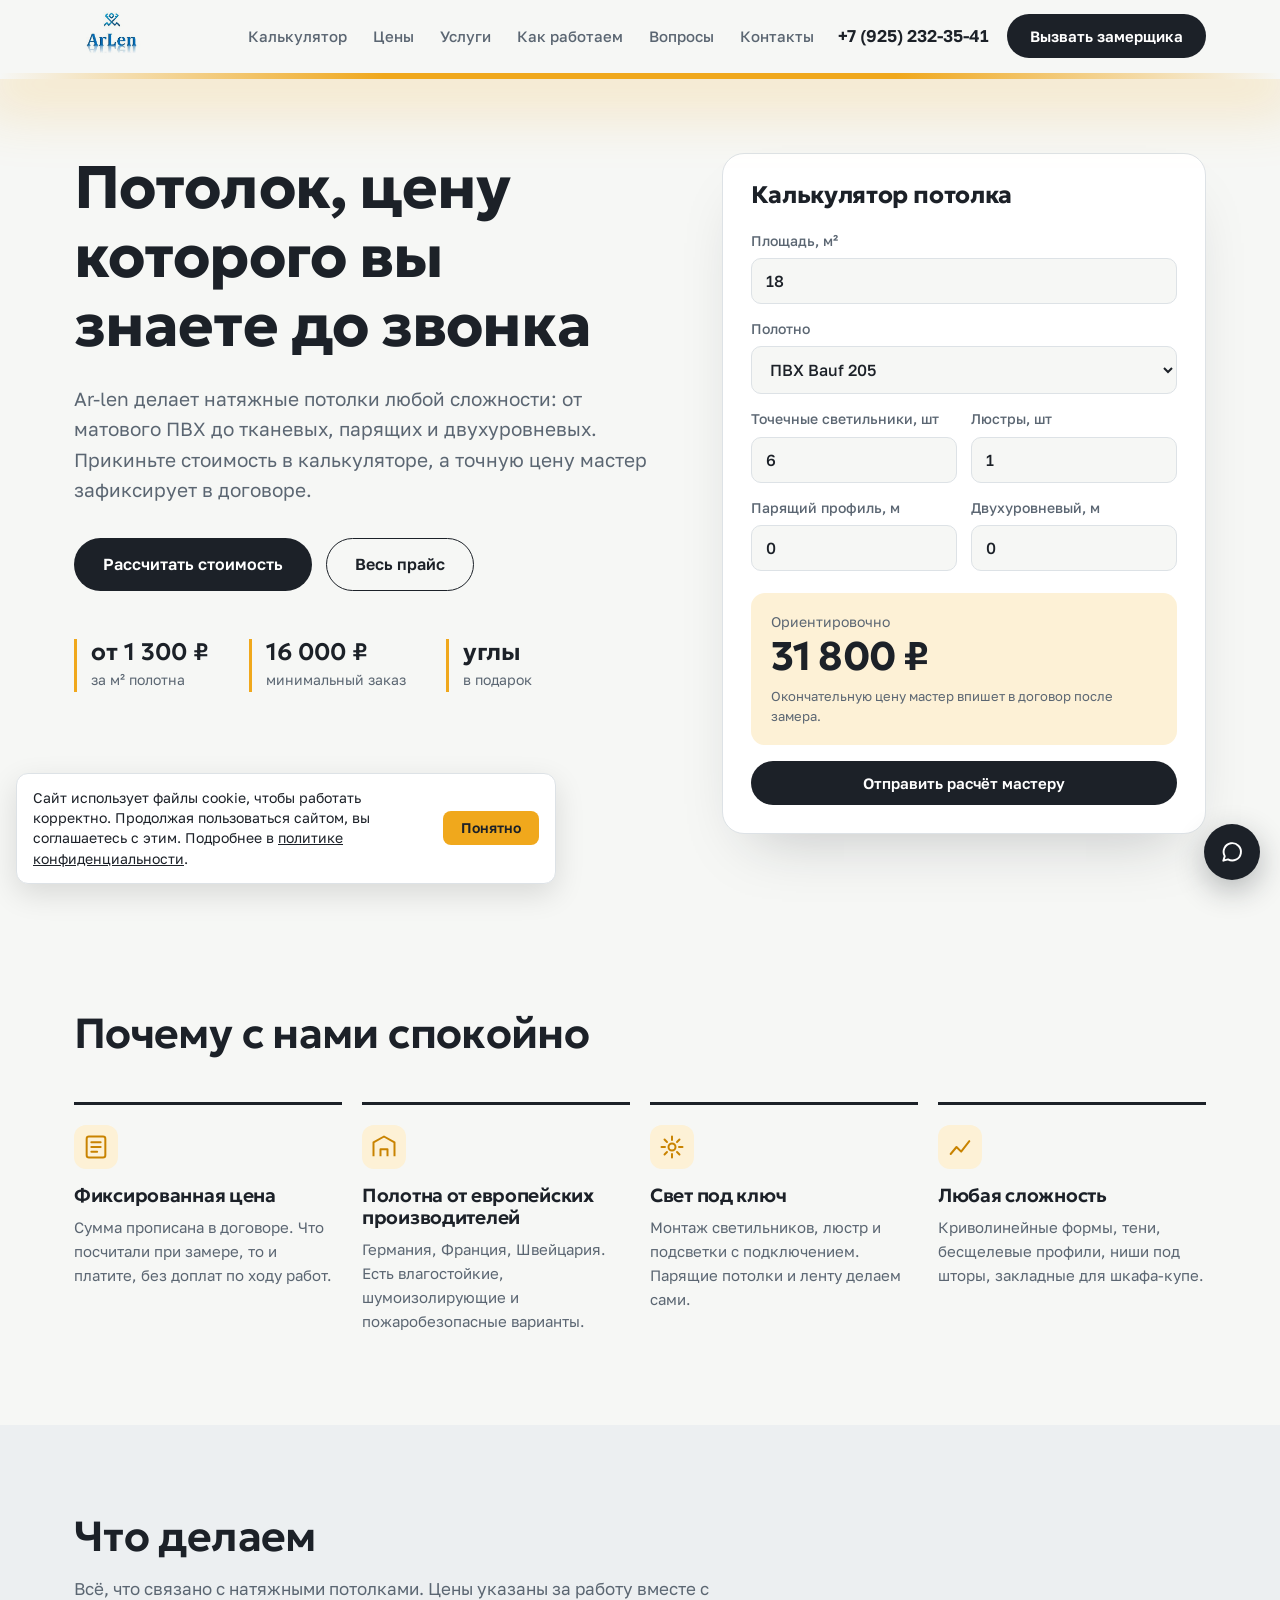
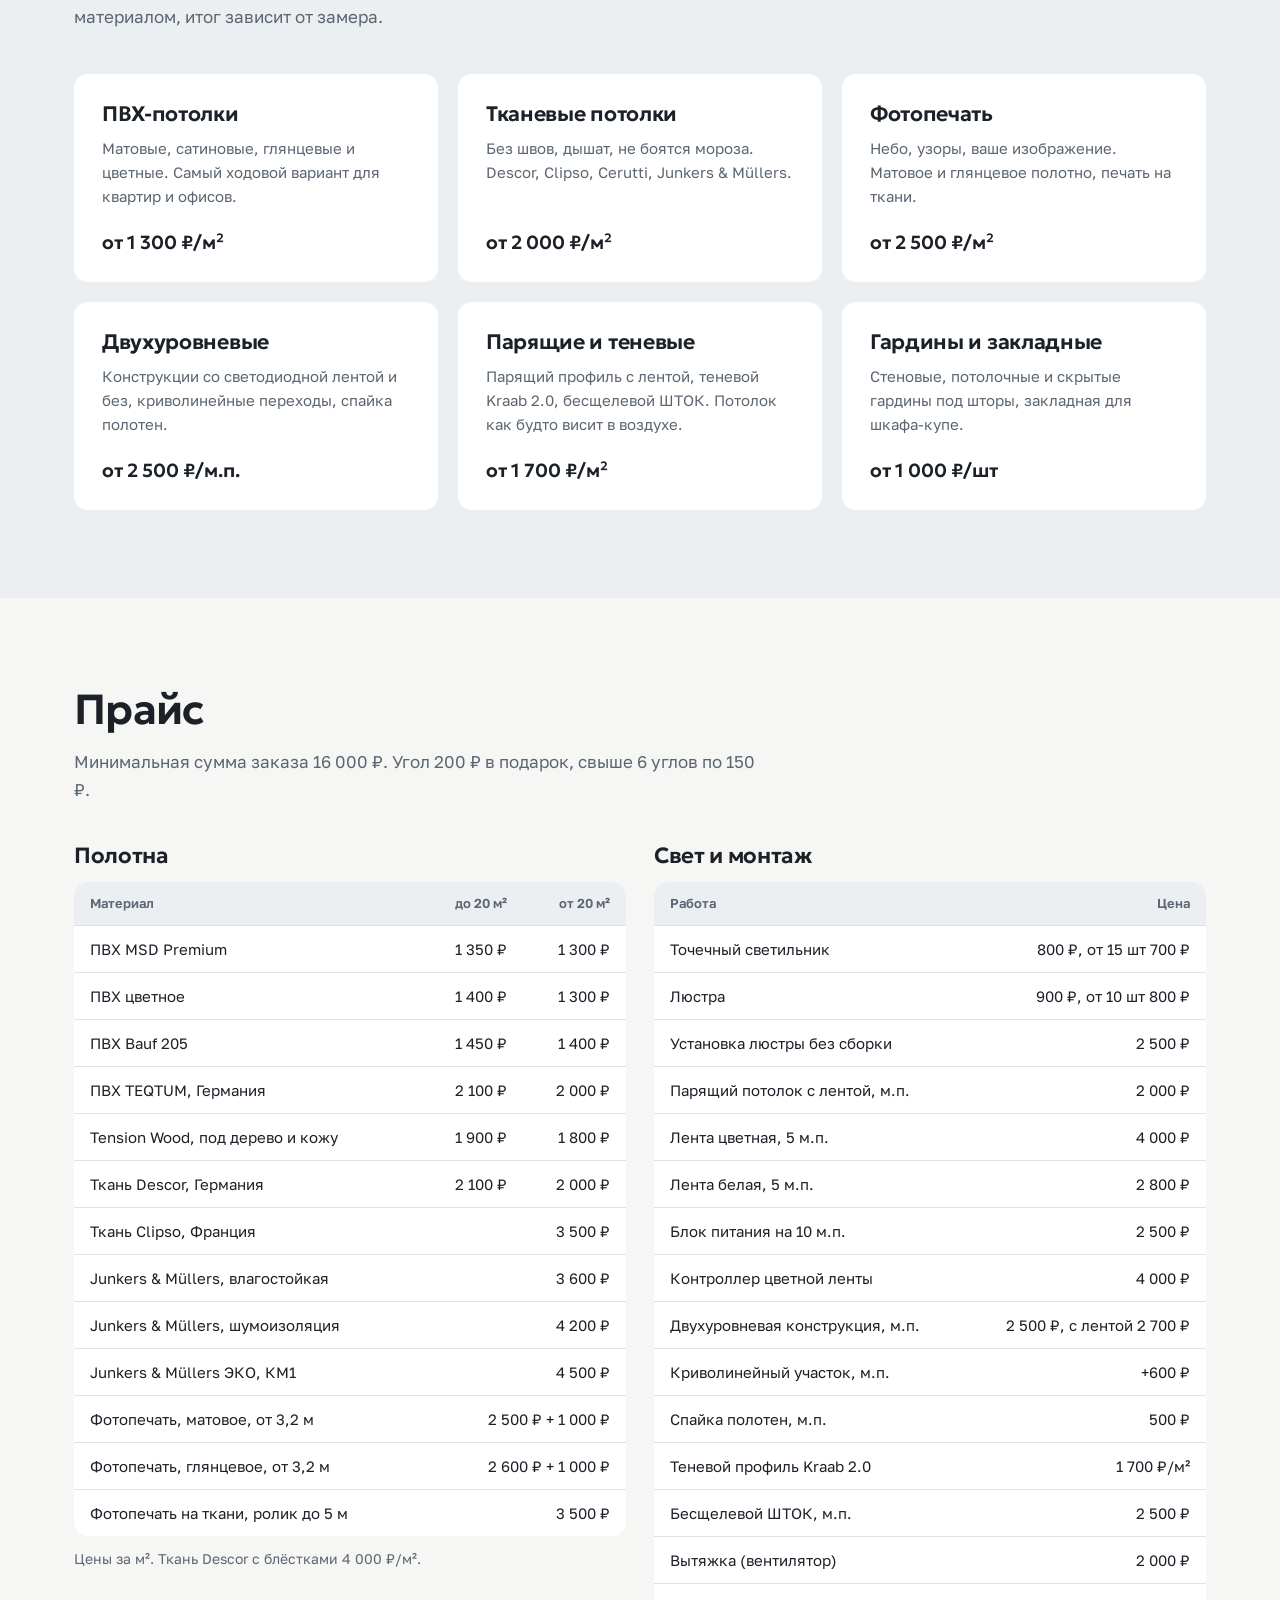
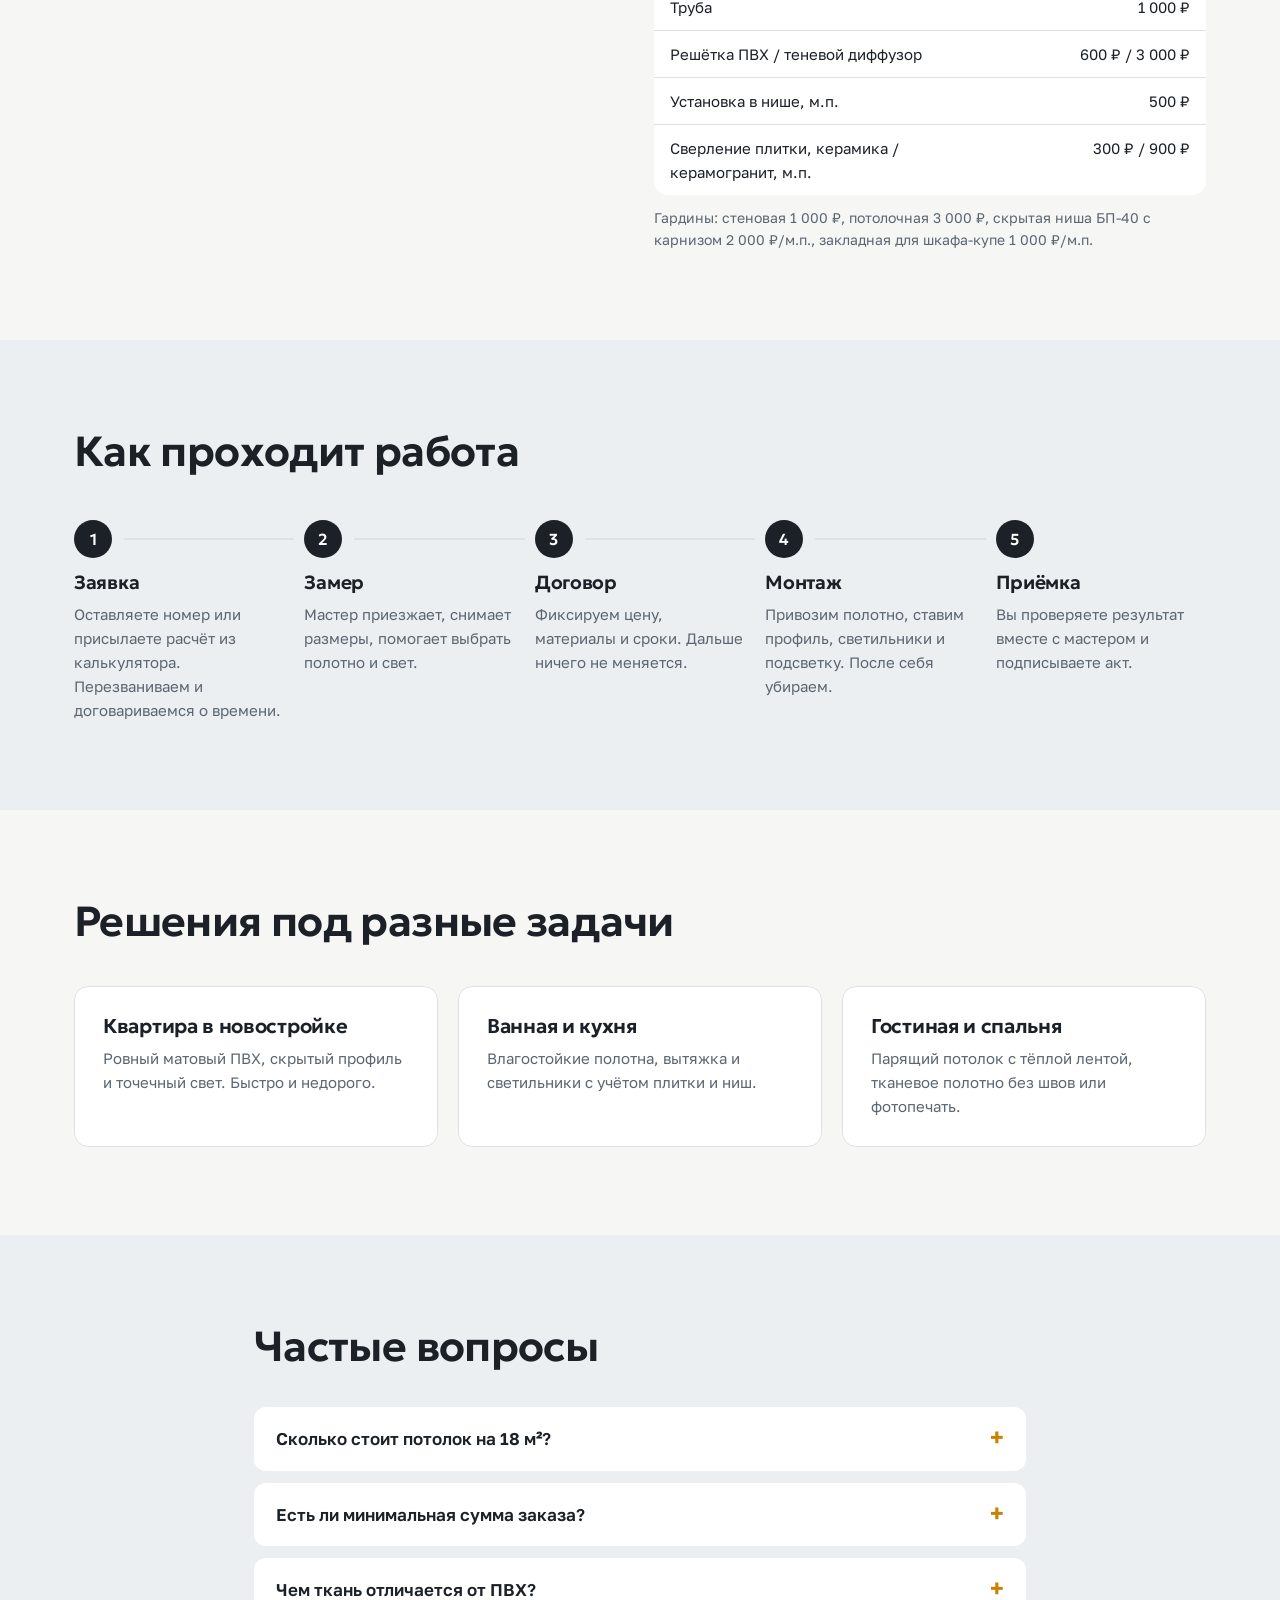
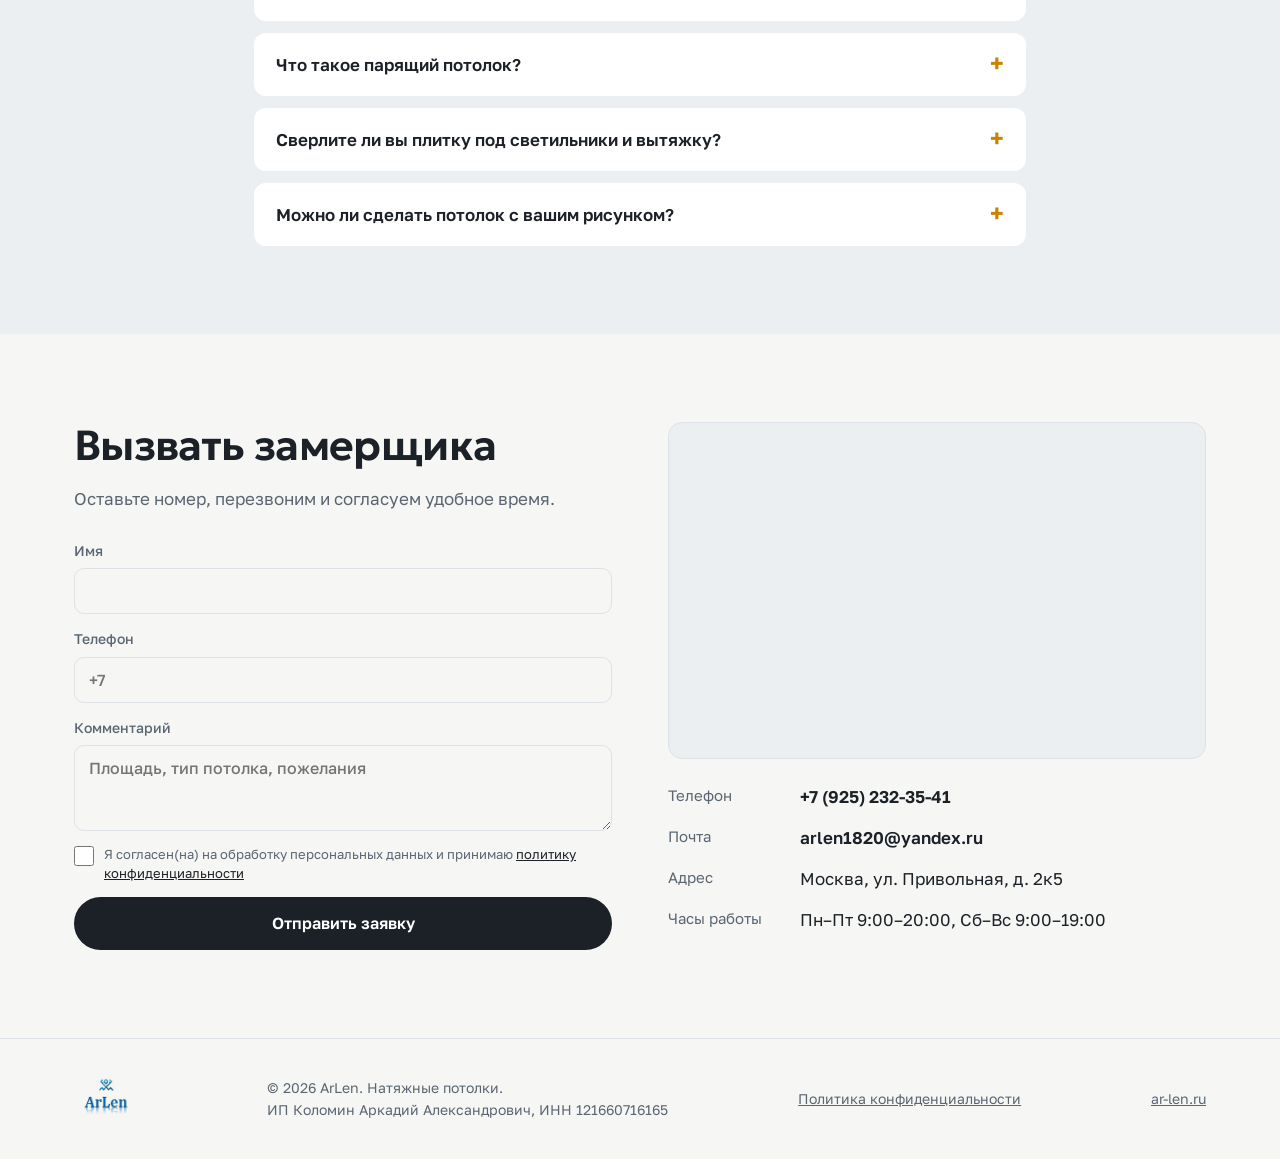
<file: index.html>
<!DOCTYPE html>
<html lang="ru">
<head>
<meta charset="UTF-8">
<meta name="viewport" content="width=device-width, initial-scale=1.0">
<title>ArLen: натяжные потолки в Москве, расчёт цены онлайн</title>
<meta name="description" content="Натяжные потолки в Москве: ПВХ, тканевые, парящие, фотопечать. Цена от 1 300 ₽/м², калькулятор на сайте, цена фиксируется в договоре.">
<meta name="robots" content="index, follow">
<link rel="canonical" href="https://murzzsite.github.io/arlen-potolki/">
<meta property="og:type" content="website">
<meta property="og:locale" content="ru_RU">
<meta property="og:site_name" content="ArLen">
<meta property="og:title" content="ArLen: натяжные потолки в Москве, расчёт цены онлайн">
<meta property="og:description" content="Натяжные потолки в Москве: ПВХ, тканевые, парящие, фотопечать. Цена от 1 300 ₽/м², калькулятор на сайте, цена фиксируется в договоре.">
<meta property="og:url" content="https://murzzsite.github.io/arlen-potolki/">
<meta property="og:image" content="https://murzzsite.github.io/arlen-potolki/img/logo.jpg">
<meta name="twitter:card" content="summary">
<meta name="twitter:title" content="ArLen: натяжные потолки в Москве, расчёт цены онлайн">
<meta name="twitter:description" content="Натяжные потолки в Москве: ПВХ, тканевые, парящие, фотопечать. Цена от 1 300 ₽/м², калькулятор на сайте, цена фиксируется в договоре.">
<script type="application/ld+json">{"@context":"https://schema.org","@graph":[{"@type":"WebSite","@id":"https://murzzsite.github.io/arlen-potolki/#website","url":"https://murzzsite.github.io/arlen-potolki/","name":"ArLen","inLanguage":"ru-RU"},{"@type":"HomeAndConstructionBusiness","@id":"https://murzzsite.github.io/arlen-potolki/#business","name":"ArLen","legalName":"ИП Коломин Аркадий Александрович","taxID":"121660716165","description":"Натяжные потолки любой сложности: ПВХ, тканевые, фотопечать, парящие и двухуровневые.","url":"https://murzzsite.github.io/arlen-potolki/","logo":"https://murzzsite.github.io/arlen-potolki/img/logo.jpg","image":"https://murzzsite.github.io/arlen-potolki/img/logo.jpg","telephone":"+7 925 232-35-41","email":"arlen1820@yandex.ru","address":{"@type":"PostalAddress","streetAddress":"ул. Привольная, д. 2к5","addressLocality":"Москва","addressCountry":"RU"},"geo":{"@type":"GeoCoordinates","latitude":55.703352,"longitude":37.839785},"openingHoursSpecification":[{"@type":"OpeningHoursSpecification","dayOfWeek":["Monday","Tuesday","Wednesday","Thursday","Friday"],"opens":"09:00","closes":"20:00"},{"@type":"OpeningHoursSpecification","dayOfWeek":["Saturday","Sunday"],"opens":"09:00","closes":"19:00"}]}]}</script>
<link rel="preconnect" href="https://fonts.googleapis.com">
<link rel="preconnect" href="https://fonts.gstatic.com" crossorigin>
<link href="https://fonts.googleapis.com/css2?family=Geologica:wght@400;500;600;700&family=Golos+Text:wght@400;500;600&display=swap" rel="stylesheet">
<link rel="stylesheet" href="styles.css">
</head>
<body>

<header class="header" id="header">
  <div class="container header__inner">
    <a href="#top" class="logo" aria-label="ArLen — на главную"><img src="img/logo.jpg" alt="ArLen — натяжные потолки"></a>
    <nav class="nav" id="nav">
      <a href="#calc">Калькулятор</a>
      <a href="#prices">Цены</a>
      <a href="#services">Услуги</a>
      <a href="#process">Как работаем</a>
      <a href="#faq">Вопросы</a>
      <a href="#contact">Контакты</a>
    </nav>
    <div class="header__actions">
      <a href="tel:+79252323541" class="header__phone">+7 (925) 232-35-41</a>
      <a href="#contact" class="btn btn--primary">Вызвать замерщика</a>
      <button class="burger" id="burger" aria-label="Меню" aria-expanded="false"><span></span><span></span><span></span></button>
    </div>
  </div>
</header>

<main>

<!-- HERO + КАЛЬКУЛЯТОР -->
<section class="hero" id="top">
  <div class="container hero__inner">
    <div class="hero__text">
      <h1>Потолок, цену которого вы знаете до звонка</h1>
      <p class="hero__lead">Ar-len делает натяжные потолки любой сложности: от матового ПВХ до тканевых, парящих и двухуровневых. Прикиньте стоимость в калькуляторе, а точную цену мастер зафиксирует в договоре.</p>
      <div class="hero__cta">
        <a href="#calc" class="btn btn--primary btn--lg">Рассчитать стоимость</a>
        <a href="#prices" class="btn btn--ghost btn--lg">Весь прайс</a>
      </div>
      <ul class="facts">
        <li><b>от 1 300 ₽</b><span>за м² полотна</span></li>
        <li><b>16 000 ₽</b><span>минимальный заказ</span></li>
        <li><b>углы</b><span>в подарок</span></li>
      </ul>
    </div>

    <div class="calc" id="calc">
      <h2 class="calc__title">Калькулятор потолка</h2>
      <form class="calc__form" id="calcForm" novalidate>
        <label class="field">
          <span>Площадь, м²</span>
          <input type="number" id="cArea" min="1" max="500" step="0.5" value="18" inputmode="decimal">
        </label>
        <label class="field">
          <span>Полотно</span>
          <select id="cMat">
            <option value="msd">ПВХ MSD Premium</option>
            <option value="bauf" selected>ПВХ Bauf 205</option>
            <option value="color">ПВХ цветное</option>
            <option value="teqtum">ПВХ TEQTUM (Германия)</option>
            <option value="descor">Ткань Descor (Германия)</option>
            <option value="clipso">Ткань Clipso (Франция)</option>
          </select>
        </label>
        <div class="calc__row">
          <label class="field">
            <span>Точечные светильники, шт</span>
            <input type="number" id="cSpots" min="0" max="100" value="6" inputmode="numeric">
          </label>
          <label class="field">
            <span>Люстры, шт</span>
            <input type="number" id="cChand" min="0" max="20" value="1" inputmode="numeric">
          </label>
        </div>
        <div class="calc__row">
          <label class="field">
            <span>Парящий профиль, м</span>
            <input type="number" id="cFloat" min="0" max="200" step="0.5" value="0" inputmode="decimal">
          </label>
          <label class="field">
            <span>Двухуровневый, м</span>
            <input type="number" id="cTwo" min="0" max="200" step="0.5" value="0" inputmode="decimal">
          </label>
        </div>
      </form>
      <div class="calc__result" aria-live="polite">
        <div>
          <span class="calc__label">Ориентировочно</span>
          <strong id="cTotal">0 ₽</strong>
        </div>
        <p id="cNote" class="calc__note"></p>
      </div>
      <a href="#contact" class="btn btn--primary btn--block" id="cSend">Отправить расчёт мастеру</a>
    </div>
  </div>
</section>

<!-- ПРЕИМУЩЕСТВА -->
<section class="section" id="advantages">
  <div class="container">
    <h2 class="section__title">Почему с нами спокойно</h2>
    <div class="adv-grid">
      <article class="adv">
        <div class="adv__icon"><svg width="28" height="28" viewBox="0 0 24 24" fill="none"><rect x="4" y="3" width="16" height="18" rx="2" stroke="currentColor" stroke-width="1.7"/><path d="M8 8h8M8 12h8M8 16h5" stroke="currentColor" stroke-width="1.7" stroke-linecap="round"/></svg></div>
        <h3>Фиксированная цена</h3>
        <p>Сумма прописана в договоре. Что посчитали при замере, то и платите, без доплат по ходу работ.</p>
      </article>
      <article class="adv">
        <div class="adv__icon"><svg width="28" height="28" viewBox="0 0 24 24" fill="none"><path d="M3 20V8l9-5 9 5v12" stroke="currentColor" stroke-width="1.7" stroke-linejoin="round"/><path d="M9 20v-6h6v6" stroke="currentColor" stroke-width="1.7" stroke-linejoin="round"/></svg></div>
        <h3>Полотна от европейских производителей</h3>
        <p>Германия, Франция, Швейцария. Есть влагостойкие, шумоизолирующие и пожаробезопасные варианты.</p>
      </article>
      <article class="adv">
        <div class="adv__icon"><svg width="28" height="28" viewBox="0 0 24 24" fill="none"><circle cx="12" cy="12" r="3" stroke="currentColor" stroke-width="1.7"/><path d="M12 3v3M12 18v3M3 12h3M18 12h3M5.6 5.6l2.1 2.1M16.3 16.3l2.1 2.1M18.4 5.6l-2.1 2.1M7.7 16.3l-2.1 2.1" stroke="currentColor" stroke-width="1.7" stroke-linecap="round"/></svg></div>
        <h3>Свет под ключ</h3>
        <p>Монтаж светильников, люстр и подсветки с подключением. Парящие потолки и ленту делаем сами.</p>
      </article>
      <article class="adv">
        <div class="adv__icon"><svg width="28" height="28" viewBox="0 0 24 24" fill="none"><path d="M4 18l5-6 4 4 7-9" stroke="currentColor" stroke-width="1.7" stroke-linecap="round" stroke-linejoin="round"/></svg></div>
        <h3>Любая сложность</h3>
        <p>Криволинейные формы, тени, бесщелевые профили, ниши под шторы, закладные для шкафа-купе.</p>
      </article>
    </div>
  </div>
</section>

<!-- УСЛУГИ -->
<section class="section section--tint" id="services">
  <div class="container">
    <h2 class="section__title">Что делаем</h2>
    <p class="section__lead">Всё, что связано с натяжными потолками. Цены указаны за работу вместе с материалом, итог зависит от замера.</p>
    <div class="srv-grid">
      <article class="srv">
        <h3>ПВХ-потолки</h3>
        <p>Матовые, сатиновые, глянцевые и цветные. Самый ходовой вариант для квартир и офисов.</p>
        <p class="srv__price">от 1 300 ₽/м²</p>
      </article>
      <article class="srv">
        <h3>Тканевые потолки</h3>
        <p>Без швов, дышат, не боятся мороза. Descor, Clipso, Cerutti, Junkers &amp; Müllers.</p>
        <p class="srv__price">от 2 000 ₽/м²</p>
      </article>
      <article class="srv">
        <h3>Фотопечать</h3>
        <p>Небо, узоры, ваше изображение. Матовое и глянцевое полотно, печать на ткани.</p>
        <p class="srv__price">от 2 500 ₽/м²</p>
      </article>
      <article class="srv">
        <h3>Двухуровневые</h3>
        <p>Конструкции со светодиодной лентой и без, криволинейные переходы, спайка полотен.</p>
        <p class="srv__price">от 2 500 ₽/м.п.</p>
      </article>
      <article class="srv">
        <h3>Парящие и теневые</h3>
        <p>Парящий профиль с лентой, теневой Kraab 2.0, бесщелевой ШТОК. Потолок как будто висит в воздухе.</p>
        <p class="srv__price">от 1 700 ₽/м²</p>
      </article>
      <article class="srv">
        <h3>Гардины и закладные</h3>
        <p>Стеновые, потолочные и скрытые гардины под шторы, закладная для шкафа-купе.</p>
        <p class="srv__price">от 1 000 ₽/шт</p>
      </article>
    </div>
  </div>
</section>

<!-- ПРАЙС -->
<section class="section" id="prices">
  <div class="container">
    <h2 class="section__title">Прайс</h2>
    <p class="section__lead">Минимальная сумма заказа 16 000 ₽. Угол 200 ₽ в подарок, свыше 6 углов по 150 ₽.</p>

    <div class="price-cols">
      <div class="price-box">
        <h3>Полотна</h3>
        <table class="price">
          <thead><tr><th>Материал</th><th>до 20 м²</th><th>от 20 м²</th></tr></thead>
          <tbody>
            <tr><td>ПВХ MSD Premium</td><td>1 350 ₽</td><td>1 300 ₽</td></tr>
            <tr><td>ПВХ цветное</td><td>1 400 ₽</td><td>1 300 ₽</td></tr>
            <tr><td>ПВХ Bauf 205</td><td>1 450 ₽</td><td>1 400 ₽</td></tr>
            <tr><td>ПВХ TEQTUM, Германия</td><td>2 100 ₽</td><td>2 000 ₽</td></tr>
            <tr><td>Tension Wood, под дерево и кожу</td><td>1 900 ₽</td><td>1 800 ₽</td></tr>
            <tr><td>Ткань Descor, Германия</td><td>2 100 ₽</td><td>2 000 ₽</td></tr>
            <tr><td>Ткань Clipso, Франция</td><td colspan="2">3 500 ₽</td></tr>
            <tr><td>Junkers &amp; Müllers, влагостойкая</td><td colspan="2">3 600 ₽</td></tr>
            <tr><td>Junkers &amp; Müllers, шумоизоляция</td><td colspan="2">4 200 ₽</td></tr>
            <tr><td>Junkers &amp; Müllers ЭКО, КМ1</td><td colspan="2">4 500 ₽</td></tr>
            <tr><td>Фотопечать, матовое, от 3,2 м</td><td colspan="2">2 500 ₽ + 1 000 ₽</td></tr>
            <tr><td>Фотопечать, глянцевое, от 3,2 м</td><td colspan="2">2 600 ₽ + 1 000 ₽</td></tr>
            <tr><td>Фотопечать на ткани, ролик до 5 м</td><td colspan="2">3 500 ₽</td></tr>
          </tbody>
        </table>
        <p class="price__note">Цены за м². Ткань Descor с блёстками 4 000 ₽/м².</p>
      </div>

      <div class="price-box">
        <h3>Свет и монтаж</h3>
        <table class="price">
          <thead><tr><th>Работа</th><th>Цена</th></tr></thead>
          <tbody>
            <tr><td>Точечный светильник</td><td>800 ₽, от 15 шт 700 ₽</td></tr>
            <tr><td>Люстра</td><td>900 ₽, от 10 шт 800 ₽</td></tr>
            <tr><td>Установка люстры без сборки</td><td>2 500 ₽</td></tr>
            <tr><td>Парящий потолок с лентой, м.п.</td><td>2 000 ₽</td></tr>
            <tr><td>Лента цветная, 5 м.п.</td><td>4 000 ₽</td></tr>
            <tr><td>Лента белая, 5 м.п.</td><td>2 800 ₽</td></tr>
            <tr><td>Блок питания на 10 м.п.</td><td>2 500 ₽</td></tr>
            <tr><td>Контроллер цветной ленты</td><td>4 000 ₽</td></tr>
            <tr><td>Двухуровневая конструкция, м.п.</td><td>2 500 ₽, с лентой 2 700 ₽</td></tr>
            <tr><td>Криволинейный участок, м.п.</td><td>+600 ₽</td></tr>
            <tr><td>Спайка полотен, м.п.</td><td>500 ₽</td></tr>
            <tr><td>Теневой профиль Kraab 2.0</td><td>1 700 ₽/м²</td></tr>
            <tr><td>Бесщелевой ШТОК, м.п.</td><td>2 500 ₽</td></tr>
            <tr><td>Вытяжка (вентилятор)</td><td>2 000 ₽</td></tr>
            <tr><td>Труба</td><td>1 000 ₽</td></tr>
            <tr><td>Решётка ПВХ / теневой диффузор</td><td>600 ₽ / 3 000 ₽</td></tr>
            <tr><td>Установка в нише, м.п.</td><td>500 ₽</td></tr>
            <tr><td>Сверление плитки, керамика / керамогранит, м.п.</td><td>300 ₽ / 900 ₽</td></tr>
          </tbody>
        </table>
        <p class="price__note">Гардины: стеновая 1 000 ₽, потолочная 3 000 ₽, скрытая ниша БП-40 с карнизом 2 000 ₽/м.п., закладная для шкафа-купе 1 000 ₽/м.п.</p>
      </div>
    </div>
  </div>
</section>

<!-- ПРОЦЕСС -->
<section class="section section--tint" id="process">
  <div class="container">
    <h2 class="section__title">Как проходит работа</h2>
    <ol class="steps">
      <li class="step"><h3>Заявка</h3><p>Оставляете номер или присылаете расчёт из калькулятора. Перезваниваем и договариваемся о времени.</p></li>
      <li class="step"><h3>Замер</h3><p>Мастер приезжает, снимает размеры, помогает выбрать полотно и свет.</p></li>
      <li class="step"><h3>Договор</h3><p>Фиксируем цену, материалы и сроки. Дальше ничего не меняется.</p></li>
      <li class="step"><h3>Монтаж</h3><p>Привозим полотно, ставим профиль, светильники и подсветку. После себя убираем.</p></li>
      <li class="step"><h3>Приёмка</h3><p>Вы проверяете результат вместе с мастером и подписываете акт.</p></li>
    </ol>
  </div>
</section>

<!-- КОМУ ПОДХОДИТ -->
<section class="section" id="cases">
  <div class="container">
    <h2 class="section__title">Решения под разные задачи</h2>
    <div class="case-grid">
      <article class="case">
        <h3>Квартира в новостройке</h3>
        <p>Ровный матовый ПВХ, скрытый профиль и точечный свет. Быстро и недорого.</p>
      </article>
      <article class="case">
        <h3>Ванная и кухня</h3>
        <p>Влагостойкие полотна, вытяжка и светильники с учётом плитки и ниш.</p>
      </article>
      <article class="case">
        <h3>Гостиная и спальня</h3>
        <p>Парящий потолок с тёплой лентой, тканевое полотно без швов или фотопечать.</p>
      </article>
    </div>
  </div>
</section>

<!-- FAQ -->
<section class="section section--tint" id="faq">
  <div class="container container--narrow">
    <h2 class="section__title">Частые вопросы</h2>
    <details class="faq__item"><summary>Сколько стоит потолок на 18 м²?</summary><p>Матовый ПВХ Bauf 205 с шестью светильниками и люстрой выходит около 31 800 ₽. Точную сумму посчитает калькулятор выше, а в договор мастер впишет окончательную цену после замера.</p></details>
    <details class="faq__item"><summary>Есть ли минимальная сумма заказа?</summary><p>Да, 16 000 ₽. Если потолок выходит дешевле, можно добавить свет или подсветку, чтобы дойти до минимума с пользой.</p></details>
    <details class="faq__item"><summary>Чем ткань отличается от ПВХ?</summary><p>Ткань делается без швов, пропускает воздух и переносит низкие температуры, поэтому подходит для дач и больших комнат. ПВХ дешевле и лучше держит влагу.</p></details>
    <details class="faq__item"><summary>Что такое парящий потолок?</summary><p>Профиль с подсветкой по периметру. Из-за светящейся линии потолок кажется приподнятым над стенами. Стоит 2 000 ₽ за метр погонный с установкой и подключением ленты.</p></details>
    <details class="faq__item"><summary>Сверлите ли вы плитку под светильники и вытяжку?</summary><p>Да. Плитка из керамики стоит 300 ₽ за метр погонный, керамогранит 900 ₽.</p></details>
    <details class="faq__item"><summary>Можно ли сделать потолок с вашим рисунком?</summary><p>Да, это фотопечать. Матовое полотно от 2 500 ₽/м², глянцевое от 2 600 ₽/м², плюс 1 000 ₽ за печать при ширине от 3,2 м.</p></details>
  </div>
</section>

<!-- ФОРМА + КАРТА -->
<section class="section" id="contact">
  <div class="container contact__inner">
    <div class="contact__form">
      <h2 class="section__title">Вызвать замерщика</h2>
      <p class="section__lead">Оставьте номер, перезвоним и согласуем удобное время.</p>
      <form id="leadForm" class="form" novalidate>
        <input type="text" name="_gotcha" style="display:none" tabindex="-1" autocomplete="off">
        <label class="field"><span>Имя</span><input type="text" name="name" required autocomplete="name"></label>
        <label class="field"><span>Телефон</span><input type="tel" name="phone" required autocomplete="tel" placeholder="+7"></label>
        <label class="field"><span>Комментарий</span><textarea name="comment" rows="3" placeholder="Площадь, тип потолка, пожелания"></textarea></label>
        <label class="agree"><input type="checkbox" name="consent" id="consent" required><span>Я согласен(на) на обработку персональных данных и принимаю <a href="privacy.html" target="_blank" rel="noopener">политику конфиденциальности</a></span></label>
        <button type="submit" class="btn btn--primary btn--block btn--lg">Отправить заявку</button>
      </form>
    </div>
    <div class="contact__side">
      <div class="map">
        <iframe title="Карта" src="https://yandex.ru/map-widget/v1/?ll=37.839785%2C55.703352&z=16&pt=37.839785%2C55.703352%2Cpm2rdm" loading="lazy" allowfullscreen></iframe>
      </div>
      <ul class="contact__list">
        <li><span>Телефон</span><a href="tel:+79252323541">+7 (925) 232-35-41</a></li>
        <li><span>Почта</span><a href="mailto:arlen1820@yandex.ru">arlen1820@yandex.ru</a></li>
        <li><span>Адрес</span>Москва, ул. Привольная, д. 2к5</li>
        <li><span>Часы работы</span>Пн–Пт 9:00–20:00, Сб–Вс 9:00–19:00</li>
      </ul>
    </div>
  </div>
</section>

</main>

<footer class="footer">
  <div class="container footer__inner">
    <a href="#top" class="logo logo--footer"><img src="img/logo.jpg" alt="ArLen — натяжные потолки"></a>
    <p>© <span id="year"></span> ArLen. Натяжные потолки.<br>ИП Коломин Аркадий Александрович, ИНН 121660716165</p>
    <a href="privacy.html">Политика конфиденциальности</a>
    <a href="https://ar-len.ru" rel="noopener">ar-len.ru</a>
  </div>
</footer>

<a href="https://wa.me/79252323541" class="fab" aria-label="Написать в WhatsApp" target="_blank" rel="noopener">
  <svg width="26" height="26" viewBox="0 0 24 24" fill="none"><path d="M4 20l1.3-4.2A8 8 0 1 1 8.3 18.8L4 20z" stroke="currentColor" stroke-width="1.8" stroke-linejoin="round"/></svg>
</a>

<script src="script.js"></script>
<script src="cookie.js" defer></script>
</body>
</html>
</file>
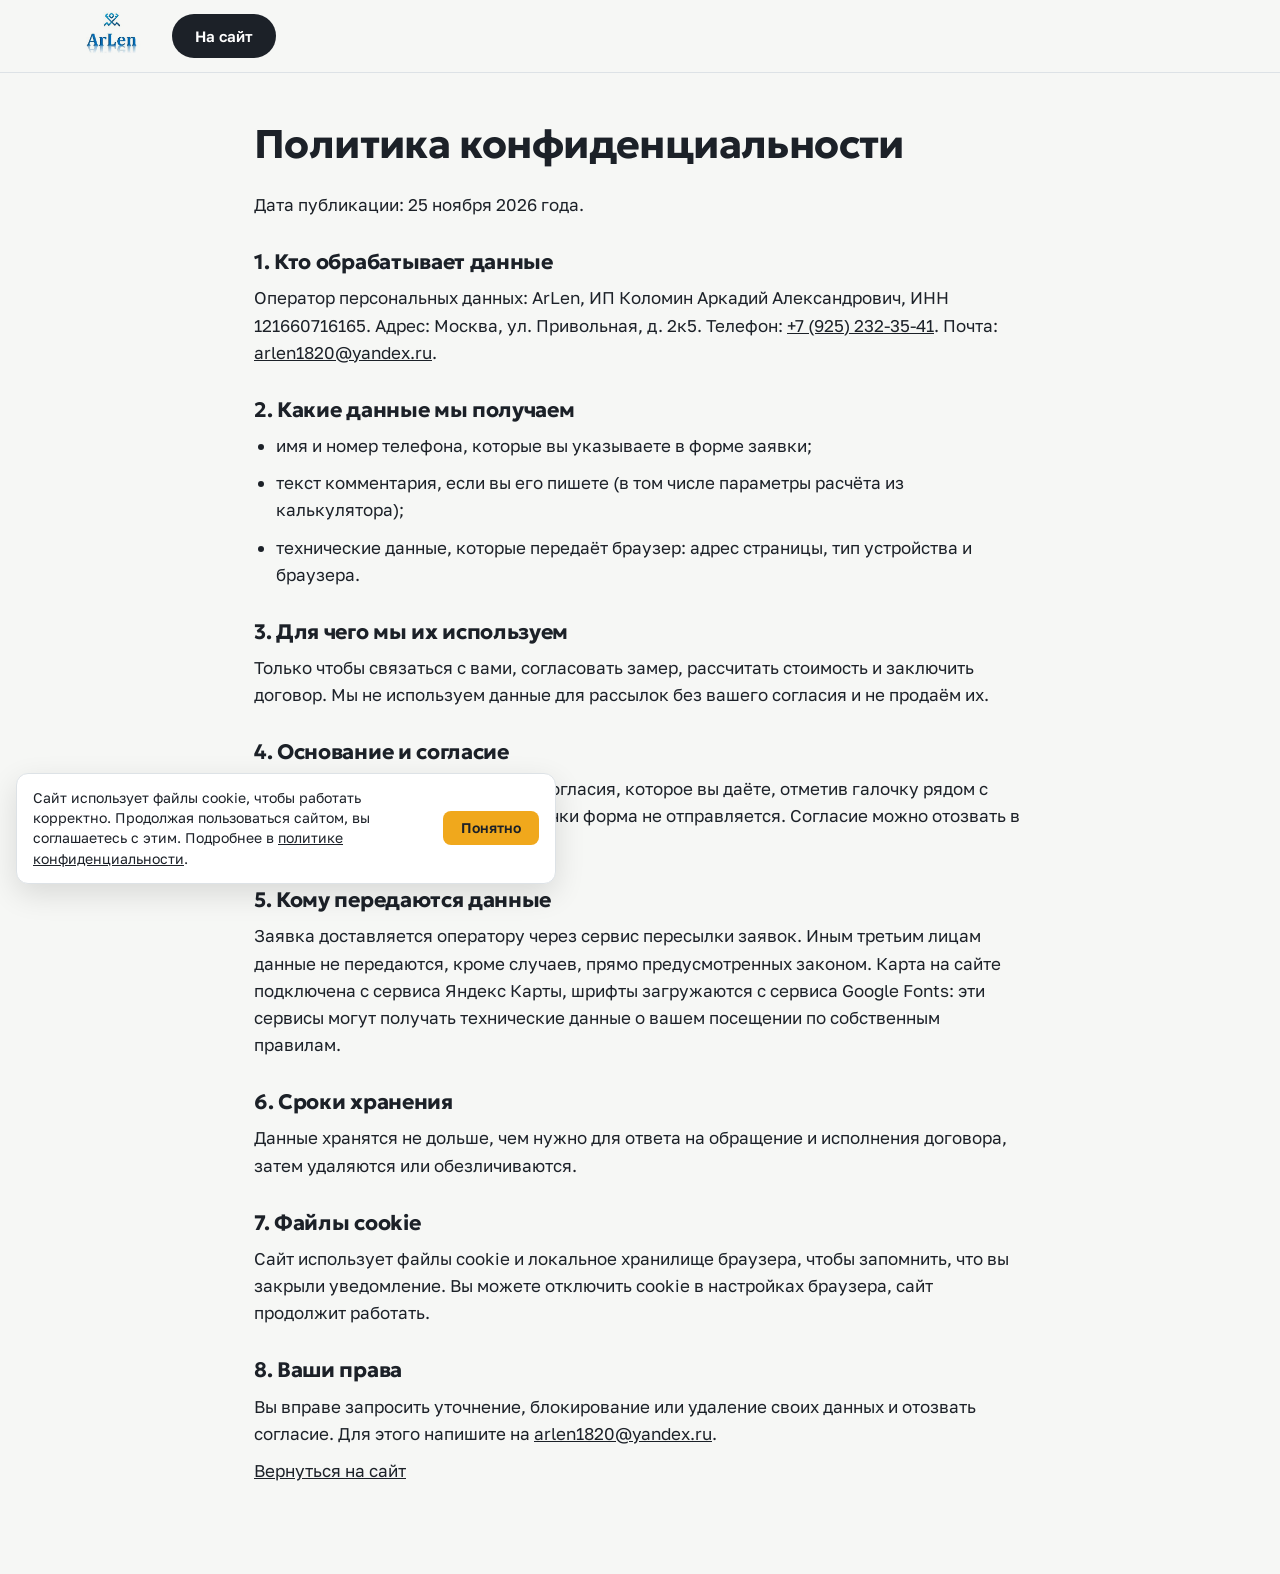
<file: privacy.html>
<!DOCTYPE html>
<html lang="ru">
<head>
<meta charset="UTF-8">
<meta name="viewport" content="width=device-width, initial-scale=1.0">
<title>Политика конфиденциальности | ArLen</title>
<meta name="description" content="Политика обработки персональных данных на сайте ArLen: какие данные собираем, зачем и как их удалить.">
<meta name="robots" content="noindex, follow">
<link rel="canonical" href="https://murzzsite.github.io/arlen-potolki/privacy.html">
<link rel="preconnect" href="https://fonts.googleapis.com">
<link rel="preconnect" href="https://fonts.gstatic.com" crossorigin>
<link href="https://fonts.googleapis.com/css2?family=Geologica:wght@400;500;600;700&family=Golos+Text:wght@400;500;600&display=swap" rel="stylesheet">
<link rel="stylesheet" href="styles.css">
<style>
.legal { padding: 48px 0 80px; }
.legal h1 { font-size: clamp(28px, 5vw, 40px); margin-bottom: 24px; overflow-wrap: anywhere; }
.legal h2 { font-size: 21px; margin: 32px 0 10px; }
.legal p, .legal li { margin: 0 0 10px; }
.legal ul { padding-left: 22px; margin: 0 0 10px; }
.legal .ph { background: var(--light-soft); border-bottom: 1px dashed var(--light-deep); padding: 0 4px; }
</style>
</head>
<body>
<header class="header scrolled">
  <div class="container header__inner">
    <a href="index.html" class="logo" aria-label="ArLen, на главную"><img src="img/logo.jpg" alt="ArLen, натяжные потолки"></a>
    <div class="header__actions"><a href="index.html" class="btn btn--primary">На сайт</a></div>
  </div>
</header>
<main class="legal">
  <div class="container container--narrow">
    <h1>Политика конфиденциальности</h1>
    <p>Дата публикации: 25 ноября 2026 года.</p>

    <h2>1. Кто обрабатывает данные</h2>
    <p>Оператор персональных данных: ArLen, ИП Коломин Аркадий Александрович, ИНН 121660716165. Адрес: Москва, ул. Привольная, д. 2к5. Телефон: <a href="tel:+79252323541">+7 (925) 232-35-41</a>. Почта: <a href="mailto:arlen1820@yandex.ru">arlen1820@yandex.ru</a>.</p>

    <h2>2. Какие данные мы получаем</h2>
    <ul>
      <li>имя и номер телефона, которые вы указываете в форме заявки;</li>
      <li>текст комментария, если вы его пишете (в том числе параметры расчёта из калькулятора);</li>
      <li>технические данные, которые передаёт браузер: адрес страницы, тип устройства и браузера.</li>
    </ul>

    <h2>3. Для чего мы их используем</h2>
    <p>Только чтобы связаться с вами, согласовать замер, рассчитать стоимость и заключить договор. Мы не используем данные для рассылок без вашего согласия и не продаём их.</p>

    <h2>4. Основание и согласие</h2>
    <p>Обработка выполняется с вашего согласия, которое вы даёте, отметив галочку рядом с кнопкой отправки заявки. Без галочки форма не отправляется. Согласие можно отозвать в любой момент.</p>

    <h2>5. Кому передаются данные</h2>
    <p>Заявка доставляется оператору через сервис пересылки заявок. Иным третьим лицам данные не передаются, кроме случаев, прямо предусмотренных законом. Карта на сайте подключена с сервиса Яндекс Карты, шрифты загружаются с сервиса Google Fonts: эти сервисы могут получать технические данные о вашем посещении по собственным правилам.</p>

    <h2>6. Сроки хранения</h2>
    <p>Данные хранятся не дольше, чем нужно для ответа на обращение и исполнения договора, затем удаляются или обезличиваются.</p>

    <h2>7. Файлы cookie</h2>
    <p>Сайт использует файлы cookie и локальное хранилище браузера, чтобы запомнить, что вы закрыли уведомление. Вы можете отключить cookie в настройках браузера, сайт продолжит работать.</p>

    <h2>8. Ваши права</h2>
    <p>Вы вправе запросить уточнение, блокирование или удаление своих данных и отозвать согласие. Для этого напишите на <a href="mailto:arlen1820@yandex.ru">arlen1820@yandex.ru</a>.</p>

    <p><a href="index.html">Вернуться на сайт</a></p>
  </div>
</main>
<script src="cookie.js" defer></script>
</body>
</html>
</file>
<file: styles.css>
:root {
  --bg: #f6f7f5;
  --surface: #ffffff;
  --tint: #eceff1;
  --ink: #1c2128;
  --muted: #5b6672;
  --line: #dde2e6;
  --light: #f0a81c;
  --light-deep: #c98300;
  --light-soft: #fdf1d6;
  --radius: 14px;
  --font-head: 'Geologica', system-ui, sans-serif;
  --font-body: 'Golos Text', system-ui, sans-serif;
}
*, *::before, *::after { box-sizing: border-box; }
html { scroll-behavior: smooth; }
body {
  margin: 0;
  background: var(--bg);
  color: var(--ink);
  font: 400 17px/1.6 var(--font-body);
  -webkit-font-smoothing: antialiased;
}
img, svg { display: block; max-width: 100%; }
a { color: inherit; }
h1, h2, h3 { font-family: var(--font-head); line-height: 1.15; margin: 0; letter-spacing: -0.015em; }
p { margin: 0; }
:focus-visible { outline: 3px solid var(--light); outline-offset: 2px; }

.container { width: 100%; max-width: 1180px; margin: 0 auto; padding: 0 24px; }
.container--narrow { max-width: 820px; }

/* header */
.header {
  position: sticky; top: 0; z-index: 50;
  background: rgba(246, 247, 245, 0.92);
  backdrop-filter: blur(10px);
  border-bottom: 1px solid transparent;
  transition: border-color .2s;
}
.header.scrolled { border-bottom-color: var(--line); }
.header__inner { display: flex; align-items: center; gap: 24px; min-width: 0; height: 72px; }
.logo {
  flex-shrink: 0; text-decoration: none;
  font: 700 24px/1 var(--font-head); letter-spacing: -0.03em;
  display: inline-flex; align-items: baseline; gap: 0;
}
.logo img { height: 56px; width: auto; mix-blend-mode: multiply; }
.logo i { display: inline-block; width: 12px; height: 3px; margin: 0 2px; background: var(--light); border-radius: 2px; transform: translateY(-5px); box-shadow: 0 0 10px var(--light); }
.logo span { margin-left: 10px; font: 400 13px/1 var(--font-body); letter-spacing: 0; color: var(--muted); }
.nav { display: flex; gap: 26px; margin-left: auto; }
.nav a { white-space: nowrap; text-decoration: none; font-weight: 500; font-size: 15px; color: var(--muted); transition: color .15s; }
.nav a:hover { color: var(--ink); }
.header__actions { display: flex; align-items: center; gap: 18px; }
.header__phone { font-weight: 600; text-decoration: none; white-space: nowrap; }
.burger { display: none; width: 44px; height: 44px; border: 0; background: transparent; cursor: pointer; padding: 10px; }
.burger span { display: block; height: 2px; background: var(--ink); margin: 6px 0; transition: transform .2s, opacity .2s; }
.burger.is-open span:nth-child(1) { transform: translateY(8px) rotate(45deg); }
.burger.is-open span:nth-child(2) { opacity: 0; }
.burger.is-open span:nth-child(3) { transform: translateY(-8px) rotate(-45deg); }

/* buttons */
.btn {
  display: inline-flex; align-items: center; justify-content: center;
  padding: 12px 22px; border-radius: 999px; border: 1.5px solid transparent;
  font: 600 15px/1.2 var(--font-body); text-decoration: none; cursor: pointer;
  transition: background .15s, border-color .15s, transform .15s;
}
.btn--primary { background: var(--ink); color: #fff; }
.btn--primary:hover { background: #2e3742; }
.btn--ghost { border-color: var(--ink); color: var(--ink); background: transparent; }
.btn--ghost:hover { background: var(--ink); color: #fff; }
.btn--lg { padding: 16px 28px; font-size: 16px; }
.btn--block { display: flex; width: 100%; }
.btn:disabled { opacity: .6; cursor: default; }

/* hero */
.hero { padding: 56px 0 88px; position: relative; overflow: hidden; }
.hero::before {
  content: ''; position: absolute; left: 0; right: 0; top: 0; height: 6px;
  background: linear-gradient(90deg, transparent, var(--light) 30%, var(--light) 70%, transparent);
  box-shadow: 0 8px 60px 18px rgba(240, 168, 28, .28);
}
.hero__inner { display: grid; grid-template-columns: 1.1fr 0.9fr; gap: 56px; align-items: start; padding-top: 24px; }
.hero h1 { font-size: clamp(36px, 5vw, 60px); font-weight: 700; max-width: 14ch; }
.hero__lead { margin-top: 24px; max-width: 52ch; font-size: 19px; color: var(--muted); }
.hero__cta { margin-top: 32px; display: flex; flex-wrap: wrap; gap: 14px; }
.facts { list-style: none; padding: 0; margin: 48px 0 0; display: flex; gap: 40px; flex-wrap: wrap; }
.facts li { display: flex; flex-direction: column; border-left: 3px solid var(--light); padding-left: 14px; }
.facts b { font: 600 24px/1.1 var(--font-head); }
.facts span { color: var(--muted); font-size: 14px; margin-top: 4px; }

/* calculator */
.calc {
  background: var(--surface); border: 1px solid var(--line); border-radius: 22px;
  padding: 28px; box-shadow: 0 30px 60px -30px rgba(28, 33, 40, .25);
  scroll-margin-top: 90px;
}
.calc__title { font-size: 24px; margin-bottom: 20px; }
.calc__form { display: grid; gap: 14px; }
.calc__row { display: grid; grid-template-columns: 1fr 1fr; gap: 14px; }
.field { display: flex; flex-direction: column; gap: 6px; }
.field span { font-size: 14px; font-weight: 500; color: var(--muted); }
.field input, .field select, .field textarea {
  width: 100%; font: 500 16px var(--font-body); color: var(--ink);
  padding: 12px 14px; background: var(--bg); border: 1.5px solid var(--line); border-radius: 10px;
  transition: border-color .15s;
}
.field input:focus, .field select:focus, .field textarea:focus { outline: none; border-color: var(--ink); }
.field textarea { resize: vertical; }
.calc__result {
  margin: 22px 0 16px; padding: 18px 20px; border-radius: 14px; background: var(--light-soft);
  display: grid; gap: 8px;
}
.calc__label { display: block; font-size: 14px; color: var(--muted); }
.calc__result strong { font: 700 40px/1.1 var(--font-head); letter-spacing: -0.02em; }
.calc__note { font-size: 13px; color: var(--muted); }

/* sections */
.section { padding: 88px 0; }
.section--tint { background: var(--tint); }
.section__title { font-size: clamp(28px, 3.6vw, 42px); font-weight: 600; max-width: 22ch; }
.section__lead { margin-top: 14px; color: var(--muted); max-width: 62ch; }

.adv-grid { margin-top: 44px; display: grid; grid-template-columns: repeat(4, 1fr); gap: 20px; }
.adv { padding: 4px 0; border-top: 3px solid var(--ink); padding-top: 20px; }
.adv__icon { width: 44px; height: 44px; display: grid; place-items: center; border-radius: 12px; background: var(--light-soft); color: var(--light-deep); margin-bottom: 16px; }
.adv h3 { font-size: 19px; font-weight: 600; margin-bottom: 8px; }
.adv p { color: var(--muted); font-size: 15px; }

.srv-grid { margin-top: 44px; display: grid; grid-template-columns: repeat(3, 1fr); gap: 20px; }
.srv { background: var(--surface); border-radius: var(--radius); padding: 28px; display: flex; flex-direction: column; gap: 10px; }
.srv h3 { font-size: 21px; font-weight: 600; }
.srv p { color: var(--muted); font-size: 15px; }
.srv .srv__price { margin-top: auto; padding-top: 12px; font: 600 19px var(--font-head); color: var(--ink); }

/* price */
.price-cols { margin-top: 40px; display: grid; grid-template-columns: 1fr 1fr; gap: 28px; align-items: start; }
.price-box h3 { font-size: 22px; font-weight: 600; margin-bottom: 14px; }
.price { width: 100%; border-collapse: collapse; background: var(--surface); border-radius: var(--radius); overflow: hidden; font-size: 15px; }
.price th, .price td { padding: 11px 16px; text-align: left; border-bottom: 1px solid var(--line); vertical-align: top; }
.price th { font-weight: 600; font-size: 13px; color: var(--muted); background: var(--tint); }
.price td:not(:first-child), .price th:not(:first-child) { text-align: right; white-space: nowrap; }
.price tr:last-child td { border-bottom: 0; }
.price__note { margin-top: 12px; font-size: 14px; color: var(--muted); }

/* steps */
.steps { list-style: none; counter-reset: step; padding: 0; margin: 44px 0 0; display: grid; grid-template-columns: repeat(5, 1fr); gap: 20px; }
.step { counter-increment: step; position: relative; padding-top: 52px; }
.step::before {
  content: counter(step); position: absolute; top: 0; left: 0; width: 38px; height: 38px; border-radius: 50%;
  display: grid; place-items: center; background: var(--ink); color: #fff; font: 600 16px var(--font-head);
}
.step::after { content: ''; position: absolute; top: 18px; left: 50px; right: -10px; height: 2px; background: var(--line); }
.step:last-child::after { display: none; }
.step h3 { font-size: 19px; font-weight: 600; margin-bottom: 8px; }
.step p { font-size: 15px; color: var(--muted); }

.case-grid { margin-top: 40px; display: grid; grid-template-columns: repeat(3, 1fr); gap: 20px; }
.case { padding: 28px; border-radius: var(--radius); background: var(--surface); border: 1px solid var(--line); }
.case h3 { font-size: 20px; font-weight: 600; margin-bottom: 8px; }
.case p { color: var(--muted); font-size: 15px; }

/* faq */
.faq__item { background: var(--surface); border-radius: 12px; margin-top: 12px; }
.faq__item:first-of-type { margin-top: 36px; }
.faq__item summary { cursor: pointer; padding: 18px 22px; font-weight: 600; list-style: none; display: flex; justify-content: space-between; gap: 16px; }
.faq__item summary::-webkit-details-marker { display: none; }
.faq__item summary::after { content: '+'; font-size: 24px; line-height: 1; color: var(--light-deep); }
.faq__item[open] summary::after { content: '\2212'; }
.faq__item p { padding: 0 22px 20px; color: var(--muted); }

/* contact */
.contact__inner { display: grid; grid-template-columns: 1fr 1fr; gap: 56px; align-items: start; }
#contact { scroll-margin-top: 72px; }
.form { margin-top: 28px; display: grid; gap: 14px; }
.form__hint { font-size: 13px; color: var(--muted); }
.agree { display: flex; gap: 10px; align-items: flex-start; font-size: 13px; line-height: 1.45; color: var(--muted); cursor: pointer; }
.agree input { flex: 0 0 auto; width: 20px; height: 20px; margin: 1px 0 0; accent-color: var(--light-deep); }
.agree a { color: var(--ink); text-decoration: underline; }
.map { border-radius: var(--radius); overflow: hidden; border: 1px solid var(--line); aspect-ratio: 16 / 10; background: var(--tint); }
.map iframe { width: 100%; height: 100%; border: 0; }
.contact__list { list-style: none; padding: 0; margin: 24px 0 0; display: grid; gap: 14px; }
.contact__list li { display: grid; grid-template-columns: 120px 1fr; gap: 12px; }
.contact__list span { color: var(--muted); font-size: 15px; }
.contact__list a { font-weight: 600; text-decoration: none; }

.footer { padding: 36px 0; border-top: 1px solid var(--line); font-size: 14px; color: var(--muted); }
.footer__inner { display: flex; align-items: center; justify-content: space-between; gap: 20px; flex-wrap: wrap; }
.logo--footer img { height: 48px; }

.fab {
  position: fixed; right: 20px; bottom: 20px; z-index: 40; width: 56px; height: 56px; border-radius: 50%;
  display: grid; place-items: center; background: var(--ink); color: #fff; box-shadow: 0 10px 30px rgba(28, 33, 40, .3);
}

/* reveal: один сдержанный вход для блоков */
.reveal { opacity: 0; transform: translateY(14px); transition: opacity .5s ease, transform .5s ease; }
.reveal.is-visible { opacity: 1; transform: none; }
@media (prefers-reduced-motion: reduce) {
  html { scroll-behavior: auto; }
  .reveal { opacity: 1; transform: none; transition: none; }
}

/* breakpoints */
@media (max-width: 1180px) {
  .nav { gap: 18px; }
  .nav a { font-size: 14px; }
  .header__phone { display: none; }
}
@media (max-width: 1100px) {
  .nav {
    display: none; position: absolute; left: 0; right: 0; top: 72px; flex-direction: column; gap: 0;
    background: var(--bg); border-bottom: 1px solid var(--line); padding: 8px 24px 16px;
  }
  .nav.is-open { display: flex; }
  .nav a { padding: 14px 0; font-size: 17px; border-bottom: 1px solid var(--line); }
  .burger { display: block; }
  .header__actions { margin-left: auto; }
  .steps { grid-template-columns: repeat(3, 1fr); row-gap: 36px; }
  .step:nth-child(3)::after { display: none; }
}
@media (max-width: 900px) {
  .section { padding: 64px 0; }
  .hero { padding-bottom: 56px; }
  .hero__inner, .contact__inner, .price-cols { grid-template-columns: 1fr; gap: 40px; }
  .adv-grid { grid-template-columns: repeat(2, 1fr); }
  .srv-grid, .case-grid { grid-template-columns: repeat(2, 1fr); }
}
@media (max-width: 560px) {
  body { font-size: 16px; }
  .container { padding: 0 16px; }
  .header__actions .btn { display: none; }
  .adv-grid, .srv-grid, .case-grid { grid-template-columns: 1fr; }
  .steps { grid-template-columns: 1fr; }
  .step::after { display: none; }
  .calc { padding: 20px; }
  .calc__row { grid-template-columns: 1fr; }
  .calc__result strong { font-size: 34px; }
  .facts { gap: 24px; }
  .price th, .price td { padding: 10px 12px; font-size: 14px; }
  .price td:not(:first-child), .price th:not(:first-child) { white-space: normal; }
  .contact__list li { grid-template-columns: 1fr; gap: 2px; }
}
@media (max-width: 380px) {
  .logo span { display: none; }
}
</file>
